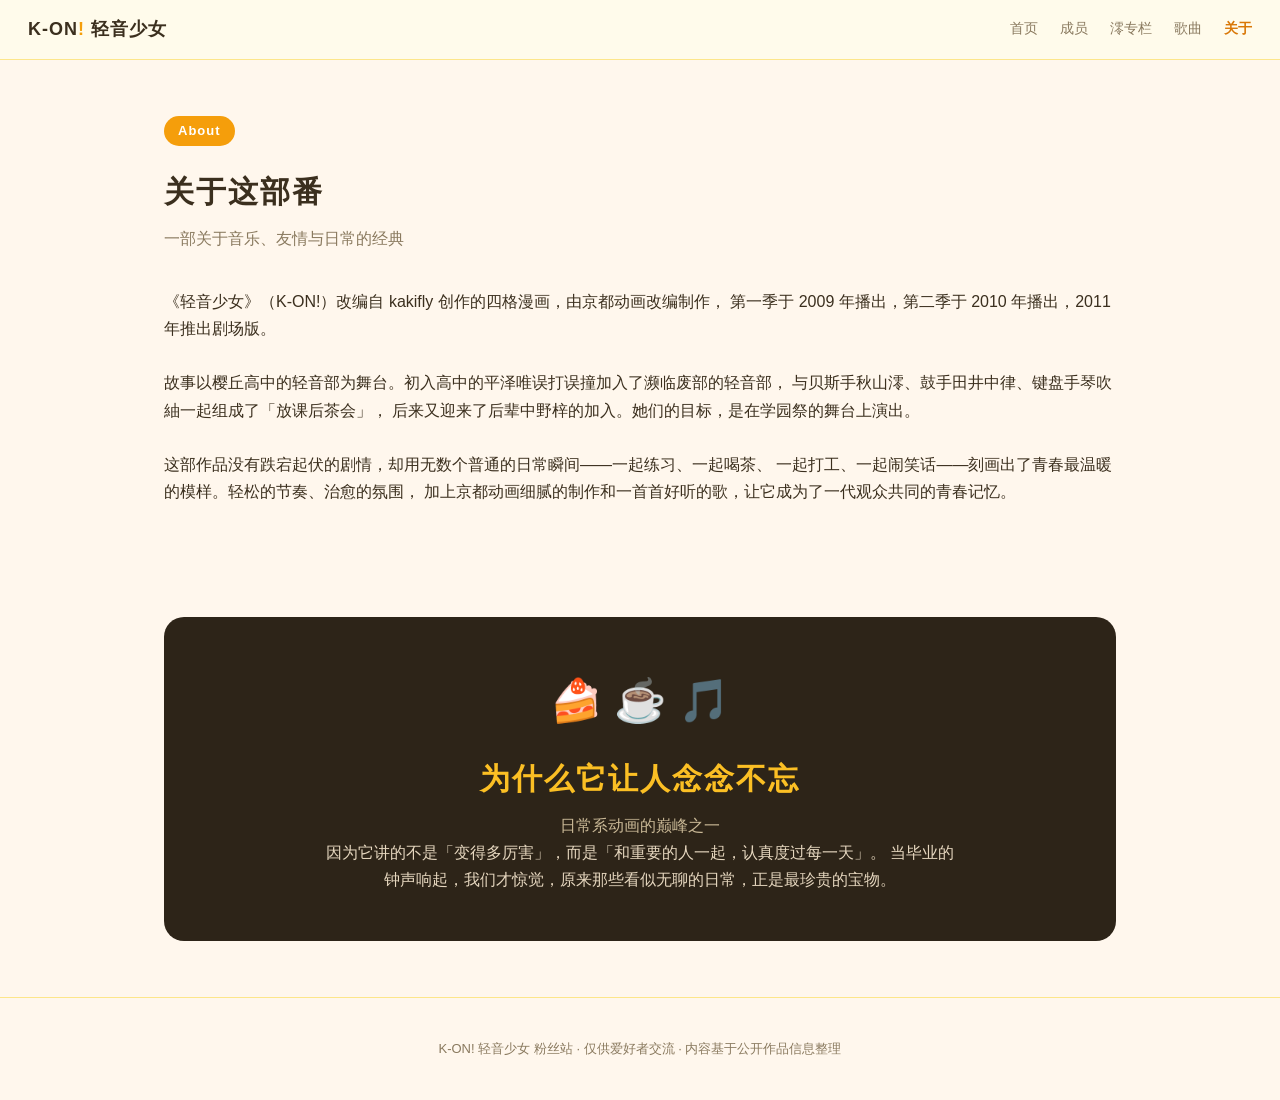
<file: about.html>
<!DOCTYPE html>
<html lang="zh-CN">
<head>
<meta charset="UTF-8">
<meta name="viewport" content="width=device-width, initial-scale=1.0">
<title>关于 · 轻音少女</title>
<link rel="stylesheet" href="css/style.css">
</head>
<body>

<nav>
  <div class="logo">K-ON<span>!</span> 轻音少女</div>
  <div class="links">
    <a href="index.html">首页</a>
    <a href="members.html">成员</a>
    <a href="mio.html">澪专栏</a>
    <a href="songs.html">歌曲</a>
    <a href="about.html" class="active">关于</a>
  </div>
</nav>

<section id="about">
  <div class="badge">About</div>
  <h2>关于这部番</h2>
  <p class="sub">一部关于音乐、友情与日常的经典</p>

  <p>
    《轻音少女》（K-ON!）改编自 kakifly 创作的四格漫画，由京都动画改编制作，
    第一季于 2009 年播出，第二季于 2010 年播出，2011 年推出剧场版。
  </p>
  <br>
  <p>
    故事以樱丘高中的轻音部为舞台。初入高中的平泽唯误打误撞加入了濒临废部的轻音部，
    与贝斯手秋山澪、鼓手田井中律、键盘手琴吹紬一起组成了「放课后茶会」，
    后来又迎来了后辈中野梓的加入。她们的目标，是在学园祭的舞台上演出。
  </p>
  <br>
  <p>
    这部作品没有跌宕起伏的剧情，却用无数个普通的日常瞬间——一起练习、一起喝茶、
    一起打工、一起闹笑话——刻画出了青春最温暖的模样。轻松的节奏、治愈的氛围，
    加上京都动画细腻的制作和一首首好听的歌，让它成为了一代观众共同的青春记忆。
  </p>
</section>

<section>
  <div class="band">
    <div class="tea">🍰 ☕ 🎵</div>
    <h2>为什么它让人念念不忘</h2>
    <p class="sub">日常系动画的巅峰之一</p>
    <p>
      因为它讲的不是「变得多厉害」，而是「和重要的人一起，认真度过每一天」。
      当毕业的钟声响起，我们才惊觉，原来那些看似无聊的日常，正是最珍贵的宝物。
    </p>
  </div>
</section>

<footer>
  K-ON! 轻音少女 粉丝站 · 仅供爱好者交流 · 内容基于公开作品信息整理
</footer>

</body>
</html>
</file>
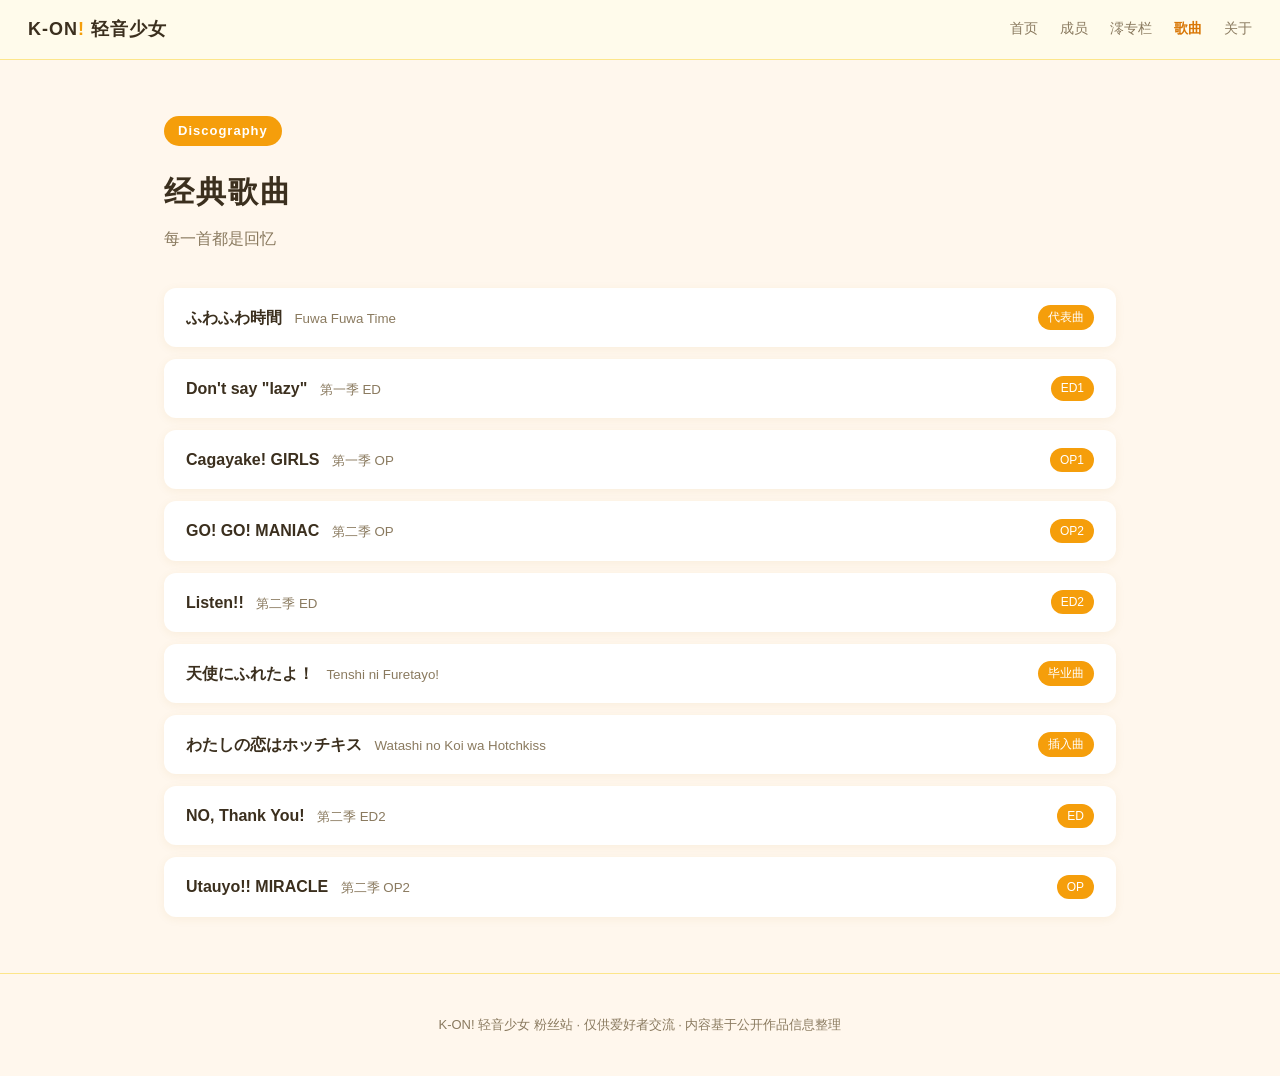
<file: songs.html>
<!DOCTYPE html>
<html lang="zh-CN">
<head>
<meta charset="UTF-8">
<meta name="viewport" content="width=device-width, initial-scale=1.0">
<title>经典歌曲 · 轻音少女</title>
<link rel="stylesheet" href="css/style.css">
</head>
<body>

<nav>
  <div class="logo">K-ON<span>!</span> 轻音少女</div>
  <div class="links">
    <a href="index.html">首页</a>
    <a href="members.html">成员</a>
    <a href="mio.html">澪专栏</a>
    <a href="songs.html" class="active">歌曲</a>
    <a href="about.html">关于</a>
  </div>
</nav>

<section id="songs">
  <div class="badge">Discography</div>
  <h2>经典歌曲</h2>
  <p class="sub">每一首都是回忆</p>
  <div class="songs">

    <div class="song">
      <div class="t">ふわふわ時間 <small>Fuwa Fuwa Time</small></div>
      <div class="tag">代表曲</div>
    </div>

    <div class="song">
      <div class="t">Don't say "lazy" <small>第一季 ED</small></div>
      <div class="tag">ED1</div>
    </div>

    <div class="song">
      <div class="t">Cagayake! GIRLS <small>第一季 OP</small></div>
      <div class="tag">OP1</div>
    </div>

    <div class="song">
      <div class="t">GO! GO! MANIAC <small>第二季 OP</small></div>
      <div class="tag">OP2</div>
    </div>

    <div class="song">
      <div class="t">Listen!! <small>第二季 ED</small></div>
      <div class="tag">ED2</div>
    </div>

    <div class="song">
      <div class="t">天使にふれたよ！ <small>Tenshi ni Furetayo!</small></div>
      <div class="tag">毕业曲</div>
    </div>

    <div class="song">
      <div class="t">わたしの恋はホッチキス <small>Watashi no Koi wa Hotchkiss</small></div>
      <div class="tag">插入曲</div>
    </div>

    <div class="song">
      <div class="t">NO, Thank You! <small>第二季 ED2</small></div>
      <div class="tag">ED</div>
    </div>

    <div class="song">
      <div class="t">Utauyo!! MIRACLE <small>第二季 OP2</small></div>
      <div class="tag">OP</div>
    </div>

  </div>
</section>

<footer>
  K-ON! 轻音少女 粉丝站 · 仅供爱好者交流 · 内容基于公开作品信息整理
</footer>

</body>
</html>
</file>
<file: css/style.css>
:root {
  --amber: #f59e0b;
  --amber-dark: #d97706;
  --cream: #fff7ed;
  --ink: #3b2f1e;
  --muted: #8a7a5f;
  --card: #ffffff;
  --mio: #3b82f6;
}
* { margin: 0; padding: 0; box-sizing: border-box; }
html { scroll-behavior: smooth; }

body {
  font-family: -apple-system, "Segoe UI", "PingFang SC", "Microsoft YaHei", sans-serif;
  color: var(--ink);
  background: var(--cream);
  line-height: 1.7;
}

/* ===== 导航 ===== */
nav {
  position: sticky; top: 0; z-index: 50;
  display: flex; align-items: center; justify-content: space-between;
  padding: 14px 28px;
  background: rgba(255, 251, 235, 0.92);
  backdrop-filter: blur(8px);
  border-bottom: 1px solid #fde68a;
}
nav .logo { font-weight: 800; font-size: 18px; letter-spacing: 1px; }
nav .logo span { color: var(--amber); }
nav .links { display: flex; gap: 22px; font-size: 14px; }
nav .links a { text-decoration: none; color: var(--muted); transition: color .2s; }
nav .links a:hover { color: var(--amber-dark); }
nav .links a.active { color: var(--amber-dark); font-weight: 700; }

/* ===== 通用 ===== */
section { padding: 56px 24px; max-width: 1000px; margin: 0 auto; }
h2 { font-size: 30px; margin-bottom: 8px; letter-spacing: 2px; }
.sub { color: var(--muted); margin-bottom: 36px; }
.badge {
  display: inline-block; background: var(--amber); color: #fff;
  padding: 4px 14px; border-radius: 999px; font-size: 13px;
  font-weight: 700; letter-spacing: 1px; margin-bottom: 20px;
}

/* ===== Hero ===== */
.hero {
  text-align: center; padding: 96px 24px 80px;
  background:
    radial-gradient(ellipse at 20% 20%, #fde68a55, transparent 50%),
    radial-gradient(ellipse at 80% 30%, #fbcfe855, transparent 50%),
    var(--cream);
}
.hero h1 { font-size: 56px; letter-spacing: 6px; color: var(--amber-dark); margin-bottom: 12px; }
.hero .jp { font-size: 20px; color: var(--muted); letter-spacing: 4px; }
.hero .desc { max-width: 560px; margin: 24px auto 0; }
.hero .instruments { margin-top: 28px; font-size: 40px; letter-spacing: 14px; }

/* ===== 角色卡片 ===== */
.characters { display: grid; grid-template-columns: repeat(auto-fill, minmax(280px, 1fr)); gap: 24px; }
.card {
  background: var(--card); border-radius: 16px; overflow: hidden;
  box-shadow: 0 4px 20px rgba(180,130,40,.10);
  transition: transform .2s, box-shadow .2s;
  border-top: 5px solid var(--accent);
}
.card:hover { transform: translateY(-6px); box-shadow: 0 12px 32px rgba(180,130,40,.18); }
.avatar {
  position: relative; height: 200px;
  display: flex; align-items: center; justify-content: center;
  background: var(--accent-soft); overflow: hidden;
}
.avatar .emoji { font-size: 64px; }
.avatar img { position: absolute; inset: 0; width: 100%; height: 100%; object-fit: cover; }
.card .body { padding: 20px 22px 24px; }
.card .name { font-size: 22px; font-weight: 800; }
.card .name small { font-weight: 400; color: var(--muted); font-size: 13px; margin-left: 8px; }
.card .role { color: var(--accent); font-weight: 700; font-size: 14px; margin: 6px 0 10px; }
.card .bio { font-size: 14px; color: #6b5d45; }

/* ===== 乐队 ===== */
.band {
  background: #2d2418; color: #f7eedd; border-radius: 20px;
  padding: 48px 36px; text-align: center;
}
.band h2 { color: #fbbf24; }
.band .sub { color: #c9b896; }
.band .tea { font-size: 42px; margin-bottom: 16px; }
.band p { max-width: 640px; margin: 0 auto; color: #e6d7bf; }

/* ===== 歌曲 ===== */
.songs { display: grid; gap: 12px; }
.song {
  display: flex; align-items: center; justify-content: space-between;
  background: var(--card); padding: 16px 22px; border-radius: 12px;
  box-shadow: 0 2px 10px rgba(180,130,40,.08);
}
.song .t { font-weight: 700; }
.song .t small { font-weight: 400; color: var(--muted); margin-left: 8px; }
.song .tag { background: var(--amber); color: #fff; font-size: 12px; padding: 2px 10px; border-radius: 999px; }

/* ===== 澪专栏 ===== */
.mio-hero {
  display: flex; gap: 32px; align-items: center;
  background: linear-gradient(135deg, #dbeafe, #eff6ff);
  border-radius: 20px; padding: 40px; margin-bottom: 24px;
}
.mio-hero .mio-avatar {
  width: 160px; height: 160px; border-radius: 50%; flex: none;
  display: flex; align-items: center; justify-content: center;
  background: #93c5fd; font-size: 72px; position: relative; overflow: hidden;
  border: 4px solid #fff; box-shadow: 0 8px 24px rgba(59,130,246,.25);
}
.mio-hero .mio-avatar img { position: absolute; inset: 0; width: 100%; height: 100%; object-fit: cover; }
.mio-hero h2 { font-size: 34px; }
.mio-hero .jp { color: var(--muted); letter-spacing: 2px; }
.mio-hero p { margin-top: 12px; max-width: 520px; }

.stats { display: grid; grid-template-columns: repeat(auto-fit, minmax(150px, 1fr)); gap: 16px; margin-bottom: 40px; }
.stat { background: var(--card); border-radius: 14px; padding: 18px; text-align: center; box-shadow: 0 2px 10px rgba(59,130,246,.08); }
.stat .k { font-size: 13px; color: var(--muted); }
.stat .v { font-size: 22px; font-weight: 800; color: var(--mio); margin-top: 4px; }

.quote {
  background: #fff; border-left: 4px solid var(--mio); border-radius: 0 12px 12px 0;
  padding: 20px 24px; margin: 24px 0; font-style: italic; color: #4b5563;
  box-shadow: 0 2px 10px rgba(59,130,246,.08);
}

.reasons { display: grid; grid-template-columns: repeat(auto-fit, minmax(220px, 1fr)); gap: 16px; }
.reason { background: var(--card); border-radius: 14px; padding: 22px; box-shadow: 0 2px 10px rgba(180,130,40,.08); }
.reason .icon { font-size: 28px; margin-bottom: 8px; }
.reason h3 { font-size: 17px; margin-bottom: 6px; }
.reason p { font-size: 14px; color: #6b5d45; }

footer {
  text-align: center; padding: 40px 24px; color: var(--muted);
  font-size: 13px; border-top: 1px solid #fde68a;
}

@media (max-width: 640px) {
  .hero h1 { font-size: 40px; letter-spacing: 3px; }
  nav .links { display: none; }
  .mio-hero { flex-direction: column; text-align: center; }
}
</file>
